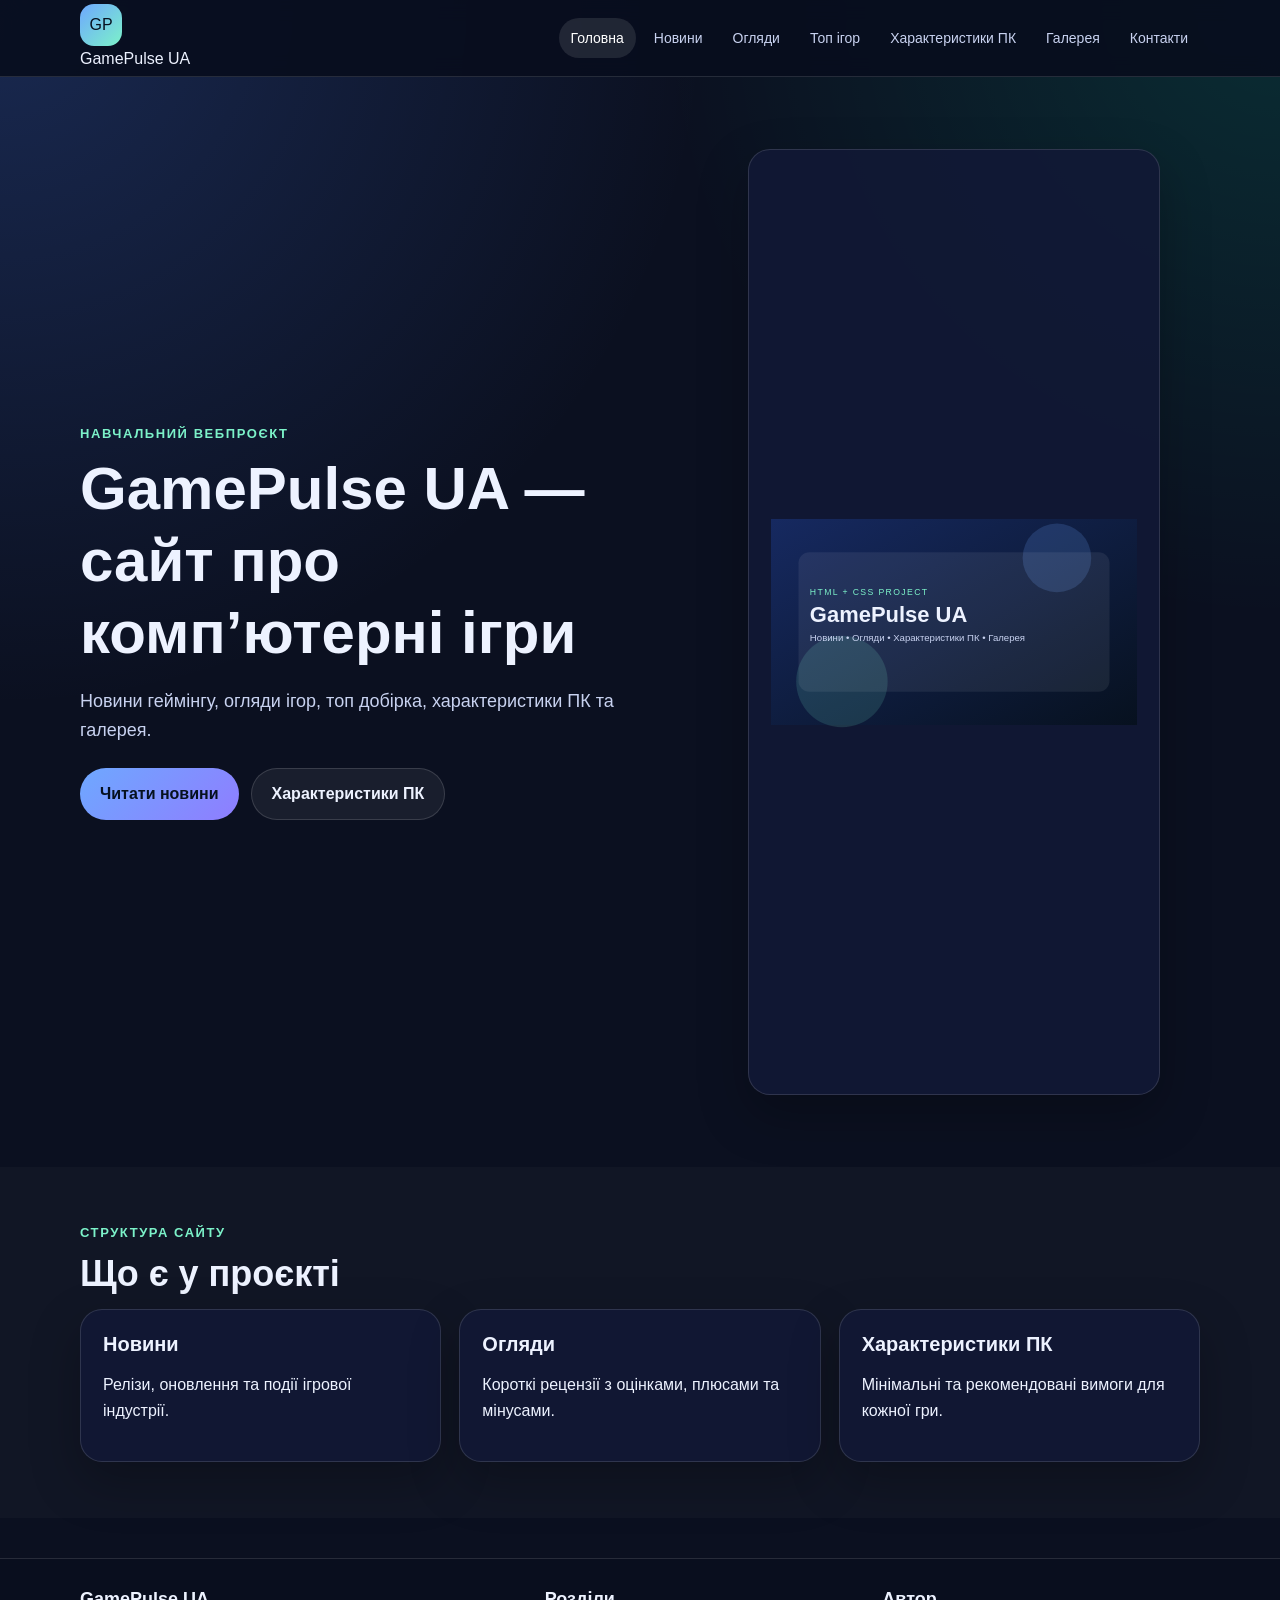
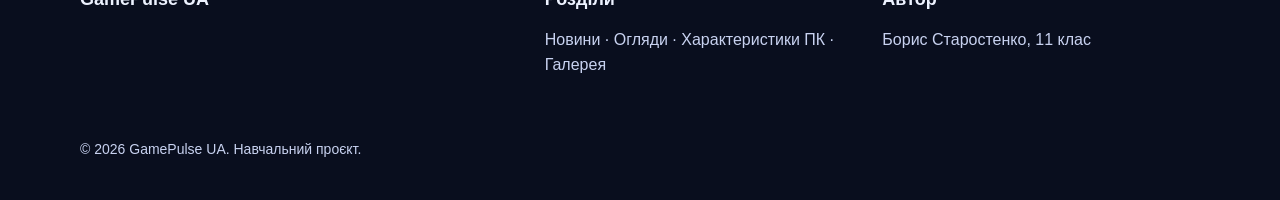
<file: index.html>
<!DOCTYPE html>
<html lang="uk">
<head>
    <meta charset="UTF-8">
    <meta name="viewport" content="width=device-width, initial-scale=1.0">

    <title>GamePulse UA — новини та огляди ігор</title>

    <meta name="description" content="GamePulse UA — сайт про комп'ютерні ігри, новини геймінгу та характеристики ПК.">

   <meta property="og:title" content="GamePulse UA — новини та огляди ігор">

    <meta property="og:description" content="Новини геймінгу, огляди ігор, топ ігор та характеристики ПК на сайті GamePulse UA.">

    <meta property="og:image" content="https://borisstarost.github.io/GamePulse-UA/assets/img/gallery-1.jpg">

    <link rel="stylesheet" href="assets/css/style.css">
</head>
    
<body>
  <header class="site-header">
  <div class="container header-inner">
    <a href="index.html" class="nav-link active">
      <span class="logo-mark">GP</span>
      <span class="logo-text">GamePulse UA</span>
    </a>

    <nav class="site-nav" aria-label="Основна навігація">
      <a href="index.html" class="active">Головна</a>
      <a href="news.html">Новини</a>
      <a href="reviews.html">Огляди</a>
      <a href="top-games.html">Топ ігор</a>
      <a href="specs.html">Характеристики ПК</a>
      <a href="gallery.html">Галерея</a>
      <a href="contacts.html">Контакти</a>
    </nav>
  </div>
</header>
  <main>
  <section class="hero">
    <div class="container hero-grid">
      <div>
        <p class="eyebrow">Навчальний вебпроєкт</p>
        <h1>GamePulse UA — сайт про комп’ютерні ігри</h1>
        <p class="lead"> Новини геймінгу, огляди ігор, топ добірка, характеристики ПК та галерея.</p>
        <div class="button-row">
          <a class="button button-primary" href="news.html">Читати новини</a>
          <a class="button button-secondary" href="specs.html">Характеристики ПК</a>
        </div>
      </div>
      <figure class="card hero-card">
        <img src="assets/img/hero-gaming.svg" alt="Банер GamePulse UA" width="1600" height="900">
        
      </figure>
    </div>
  </section>

  <section class="section soft">
    <div class="container">
      <p class="eyebrow">Структура сайту</p>
      <h2>Що є у проєкті</h2>
      <div class="grid-3">
        <article class="card info-card"><h3>Новини</h3><p>Релізи, оновлення та події ігрової індустрії.</p></article>
        <article class="card info-card"><h3>Огляди</h3><p>Короткі рецензії з оцінками, плюсами та мінусами.</p></article>
        <article class="card info-card"><h3>Характеристики ПК</h3><p>Мінімальні та рекомендовані вимоги для кожної гри.</p></article>
      </div>
    </div>
  </section>

</main>
  <footer class="site-footer">
  <div class="container footer-grid">
    <section>
      <h2>GamePulse UA</h2>
      <p></p>
    </section>
    <section>
      <h2>Розділи</h2>
      <p><a href="news.html">Новини</a> · <a href="reviews.html">Огляди</a> · <a href="specs.html">Характеристики ПК</a> · <a href="gallery.html">Галерея</a></p>
    </section>
    <section>
      <h2>Автор</h2>
      <p>Борис Старостенко, 11 клас</p>
    </section>
  </div>
  <div class="container footer-bottom">
    <p>© 2026 GamePulse UA. Навчальний проєкт.</p>
  </div>
</footer>
</body>
</html>
</file>
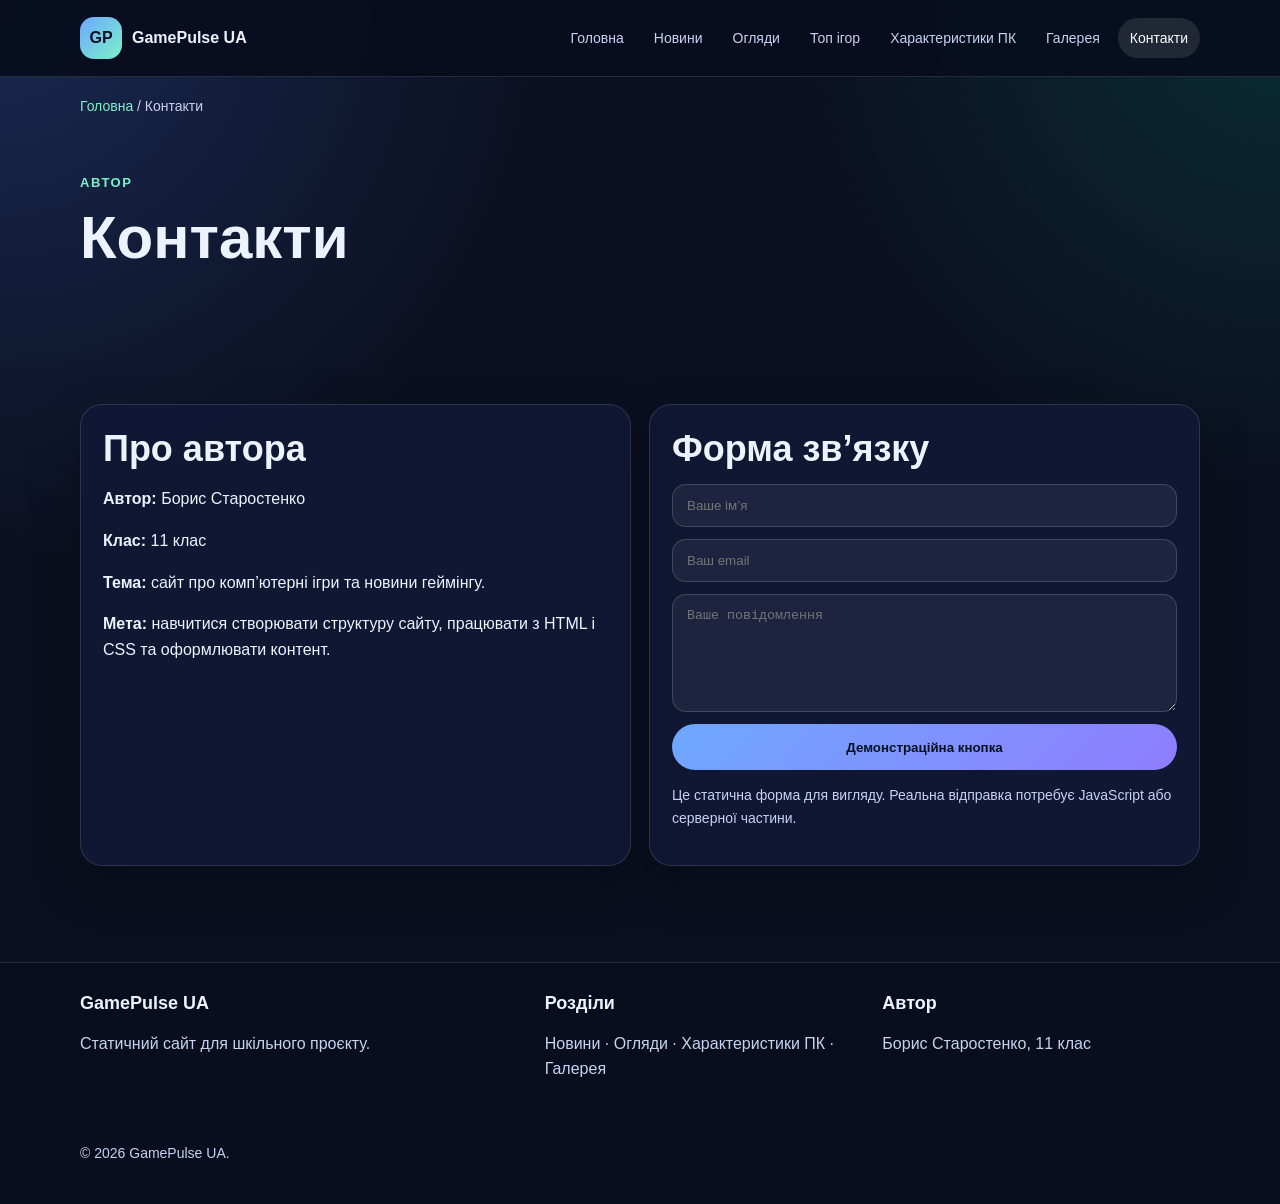
<file: contacts.html>
<!DOCTYPE html>
<html lang="uk">
<head>
  <meta charset="UTF-8">
  <meta name="viewport" content="width=device-width, initial-scale=1.0">
  <meta name="description" content="Контакти автора.">
  <title>GamePulse UA — Контакти</title>
  <link rel="stylesheet" href="assets/css/style.css">
</head>
<body>
  <header class="site-header">
  <div class="container header-inner">
    <a class="logo" href="index.html">
      <span class="logo-mark">GP</span>
      <span class="logo-text">GamePulse UA</span>
    </a>

    <nav class="site-nav" aria-label="Основна навігація">
      <a href="index.html">Головна</a>
      <a href="news.html">Новини</a>
      <a href="reviews.html">Огляди</a>
      <a href="top-games.html">Топ ігор</a>
      <a href="specs.html">Характеристики ПК</a>
      <a href="gallery.html">Галерея</a>
      <a href="contacts.html" class="active">Контакти</a>
    </nav>
  </div>
</header>
  <div class="container breadcrumbs"><a href="index.html">Головна</a> / Контакти</div>
<main>
  <section class="page-intro"><div class="container"><p class="eyebrow">Автор</p><h1>Контакти</h1><p class="lead"></p></div></section>
  <section class="section"><div class="container grid-2">
    <article class="card contact-card">
      <h2>Про автора</h2>
      <p><b>Автор:</b> Борис Старостенко</p>
      <p><b>Клас:</b> 11 клас</p>
      <p><b>Тема:</b> сайт про комп’ютерні ігри та новини геймінгу.</p>
      <p><b>Мета:</b> навчитися створювати структуру сайту, працювати з HTML і CSS та оформлювати контент.</p>
    </article>
    <article class="card contact-card">
      <h2>Форма зв’язку</h2>
      <form class="form-demo">
        <input type="text" placeholder="Ваше ім’я">
        <input type="email" placeholder="Ваш email">
        <textarea rows="6" placeholder="Ваше повідомлення"></textarea>
        <button class="button button-primary" type="button">Демонстраційна кнопка</button>
      </form>
      <p class="note">Це статична форма для вигляду. Реальна відправка потребує JavaScript або серверної частини.</p>
    </article>
  </div></section>
</main>
  <footer class="site-footer">
  <div class="container footer-grid">
    <section>
      <h2>GamePulse UA</h2>
      <p>Статичний сайт для шкільного проєкту.</p>
    </section>
    <section>
      <h2>Розділи</h2>
      <p><a href="news.html">Новини</a> · <a href="reviews.html">Огляди</a> · <a href="specs.html">Характеристики ПК</a> · <a href="gallery.html">Галерея</a></p>
    </section>
    <section>
      <h2>Автор</h2>
      <p>Борис Старостенко, 11 клас</p>
    </section>
  </div>
  <div class="container footer-bottom">
    <p>© 2026 GamePulse UA. </p>
  </div>
</footer>
</body>
</html>
</file>
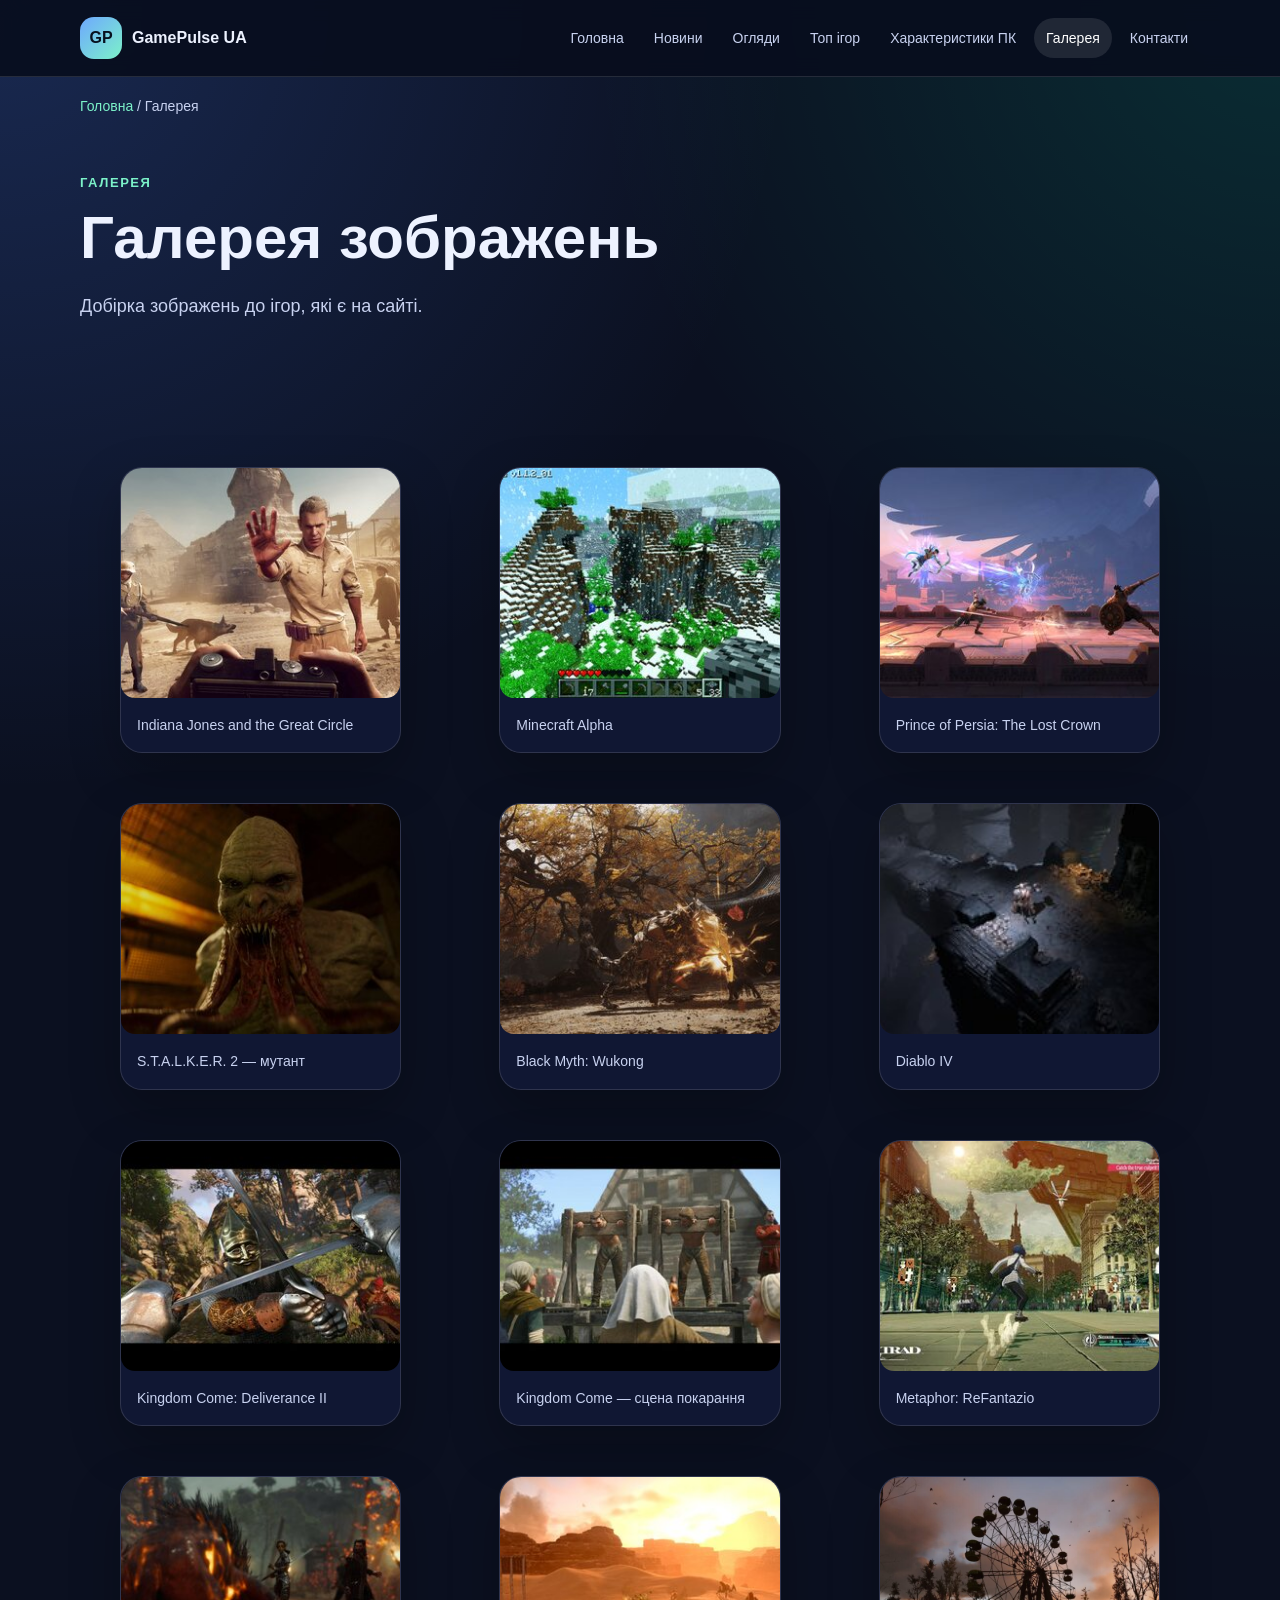
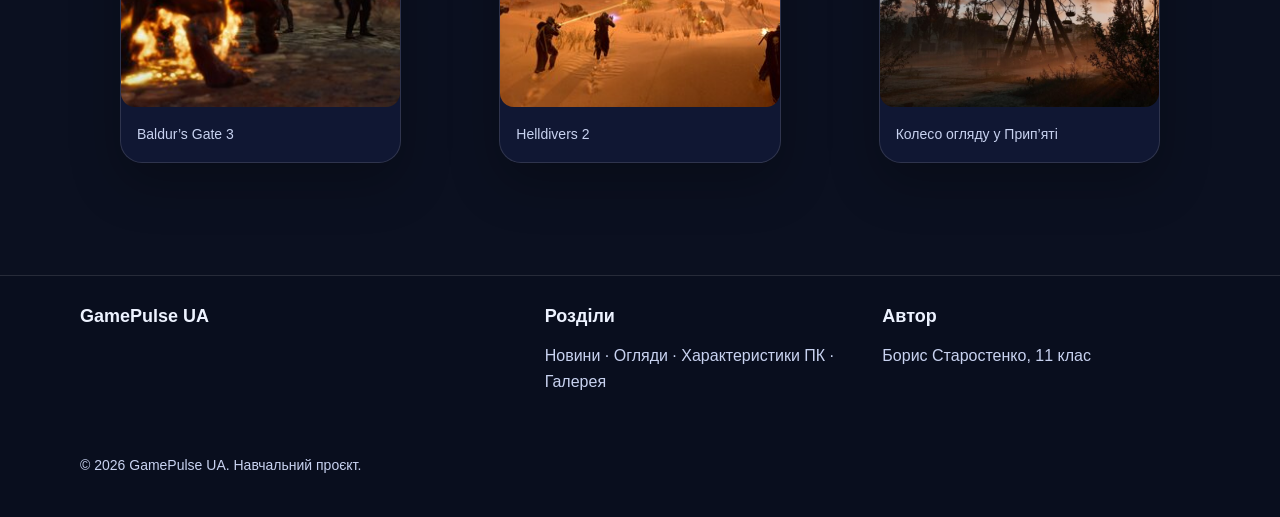
<file: gallery.html>
<!DOCTYPE html>
<html lang="uk">
<head>
  <meta charset="UTF-8">
  <meta name="viewport" content="width=device-width, initial-scale=1.0">
  <meta name="description" content="Галерея зображень для сайту про ігри.">
  <title>GamePulse UA — Галерея</title>
  <link rel="stylesheet" href="assets/css/style.css">
</head>
<body>
  <header class="site-header">
    <div class="container header-inner">
      <a class="logo" href="index.html">
        <span class="logo-mark">GP</span>
        <span class="logo-text">GamePulse UA</span>
      </a>

      <nav class="site-nav" aria-label="Основна навігація">
        <a href="index.html">Головна</a>
        <a href="news.html">Новини</a>
        <a href="reviews.html">Огляди</a>
        <a href="top-games.html">Топ ігор</a>
        <a href="specs.html">Характеристики ПК</a>
        <a href="gallery.html" class="active">Галерея</a>
        <a href="contacts.html">Контакти</a>
      </nav>
    </div>
  </header>

  <div class="container breadcrumbs">
    <a href="index.html">Головна</a> / Галерея
  </div>

  <main>
    <section class="page-intro">
      <div class="container">
        <p class="eyebrow">Галерея</p>
        <h1>Галерея зображень</h1>
        <p class="lead">Добірка зображень до ігор, які є на сайті.</p>
      </div>
    </section>

    <section class="section">
      <div class="container gallery-grid">

        <figure class="card gallery-card">
          <img src="assets/img/gallery-1.jpg" alt="Indiana Jones">
          <figcaption>Indiana Jones and the Great Circle</figcaption>
        </figure>

        <figure class="card gallery-card">
          <img src="assets/img/gallery-2.jpg" alt="Minecraft">
          <figcaption>Minecraft Alpha</figcaption>
        </figure>

        <figure class="card gallery-card">
          <img src="assets/img/gallery-3.jpg" alt="Prince of Persia">
          <figcaption>Prince of Persia: The Lost Crown</figcaption>
        </figure>

        <figure class="card gallery-card">
          <img src="assets/img/gallery-4.jpg" alt="S.T.A.L.K.E.R. 2">
          <figcaption>S.T.A.L.K.E.R. 2 — мутант</figcaption>
        </figure>

        <figure class="card gallery-card">
          <img src="assets/img/gallery-5.jpg" alt="Black Myth Wukong">
          <figcaption>Black Myth: Wukong</figcaption>
        </figure>

        <figure class="card gallery-card">
          <img src="assets/img/gallery-6.jpg" alt="Diablo IV">
          <figcaption>Diablo IV</figcaption>
        </figure>

        <figure class="card gallery-card">
          <img src="assets/img/gallery-7.jpg" alt="Kingdom Come Deliverance II">
          <figcaption>Kingdom Come: Deliverance II</figcaption>
        </figure>

        <figure class="card gallery-card">
          <img src="assets/img/gallery-8.jpg" alt="Kingdom Come punishment scene">
          <figcaption>Kingdom Come — сцена покарання</figcaption>
        </figure>

        <figure class="card gallery-card">
          <img src="assets/img/gallery-9.jpg" alt="Metaphor ReFantazio">
          <figcaption>Metaphor: ReFantazio</figcaption>
        </figure>

        <figure class="card gallery-card">
          <img src="assets/img/gallery-10.jpg" alt="Baldur's Gate 3">
          <figcaption>Baldur’s Gate 3</figcaption>
        </figure>

        <figure class="card gallery-card">
          <img src="assets/img/gallery-11.jpg" alt="Helldivers 2">
          <figcaption>Helldivers 2</figcaption>
        </figure>

        <figure class="card gallery-card">
          <img src="assets/img/gallery-12.jpg" alt="S.T.A.L.K.E.R. 2 ferris wheel">
          <figcaption>Колесо огляду у Прип’яті</figcaption>
        </figure>

      </div>
    </section>
  </main>

  <footer class="site-footer">
    <div class="container footer-grid">
      <section>
        <h2>GamePulse UA</h2>
        
      </section>
      <section>
        <h2>Розділи</h2>
        <p><a href="news.html">Новини</a> · <a href="reviews.html">Огляди</a> · <a href="specs.html">Характеристики ПК</a> · <a href="gallery.html">Галерея</a></p>
      </section>
      <section>
        <h2>Автор</h2>
        <p>Борис Старостенко, 11 клас</p>
      </section>
    </div>
    <div class="container footer-bottom">
      <p>© 2026 GamePulse UA. Навчальний проєкт.</p>
    </div>
  </footer>
</body>
</html>
</file>
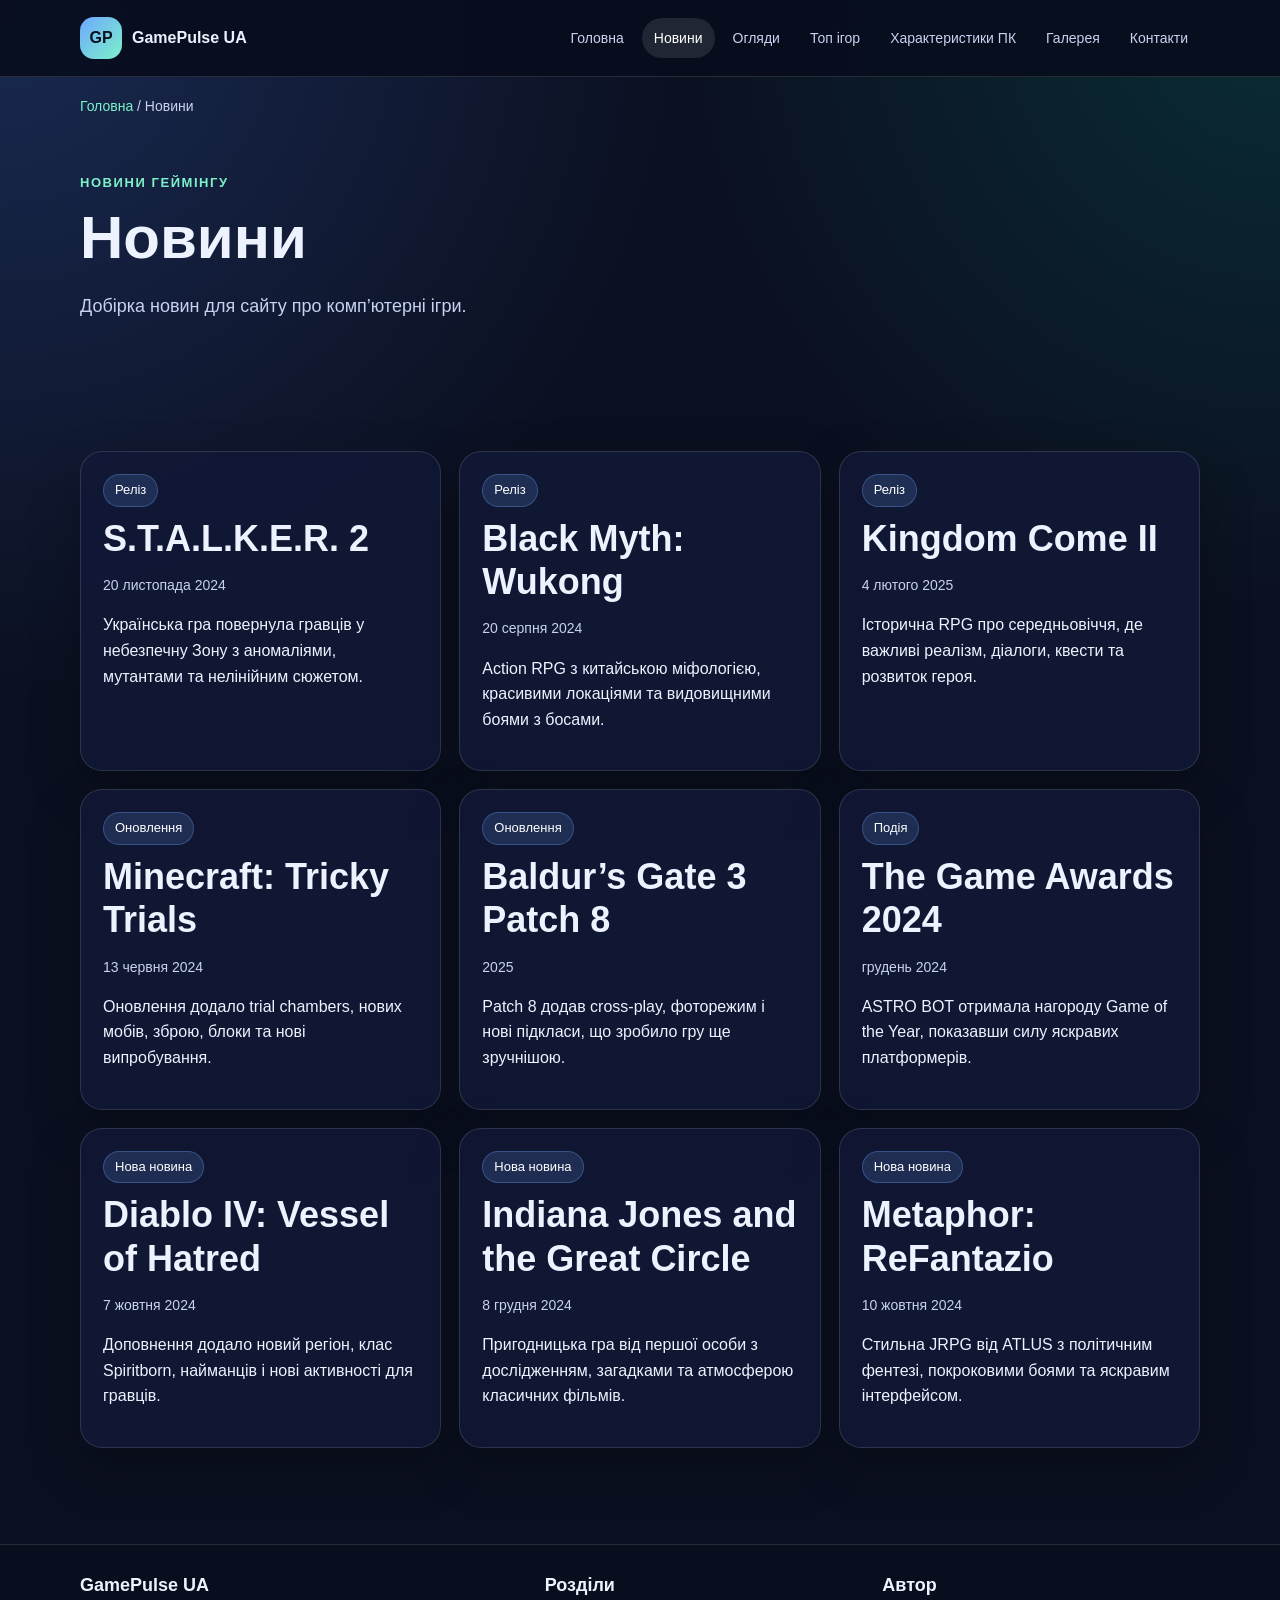
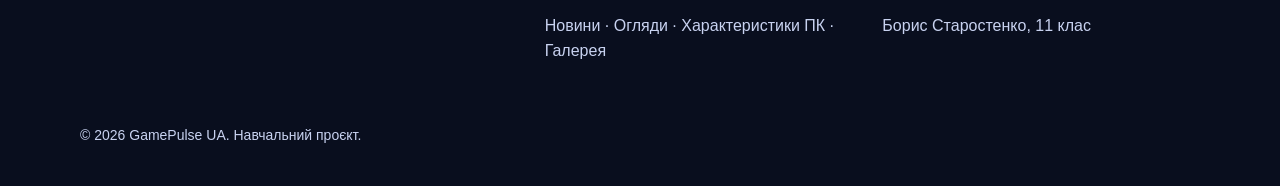
<file: news.html>
<!DOCTYPE html>
<html lang="uk">
<head>
  <meta charset="UTF-8">
  <meta name="viewport" content="width=device-width, initial-scale=1.0">
  <meta name="description" content="Новини геймінгу.">
  <title>GamePulse UA — Новини</title>
  <link rel="stylesheet" href="assets/css/style.css">
</head>
<body>
  <header class="site-header">
  <div class="container header-inner">
    <a class="logo" href="index.html">
      <span class="logo-mark">GP</span>
      <span class="logo-text">GamePulse UA</span>
    </a>

    <nav class="site-nav" aria-label="Основна навігація">
      <a href="index.html">Головна</a>
      <a href="news.html" class="active">Новини</a>
      <a href="reviews.html">Огляди</a>
      <a href="top-games.html">Топ ігор</a>
      <a href="specs.html">Характеристики ПК</a>
      <a href="gallery.html">Галерея</a>
      <a href="contacts.html">Контакти</a>
    </nav>
  </div>
</header>
  <div class="container breadcrumbs"><a href="index.html">Головна</a> / Новини</div>
<main>
  <section class="page-intro">
    <div class="container">
      <p class="eyebrow">Новини геймінгу</p>
      <h1>Новини</h1>
      <p class="lead">Добірка новин для сайту про комп’ютерні ігри. </p>
    </div>
  </section>

  <section class="section">
    <div class="container grid-3">
      <article class="card news-card"><span class="chip">Реліз</span><h2>S.T.A.L.K.E.R. 2</h2><p class="meta">20 листопада 2024</p><p>Українська гра повернула гравців у небезпечну Зону з аномаліями, мутантами та нелінійним сюжетом.</p></article>
      <article class="card news-card"><span class="chip">Реліз</span><h2>Black Myth: Wukong</h2><p class="meta">20 серпня 2024</p><p>Action RPG з китайською міфологією, красивими локаціями та видовищними боями з босами.</p></article>
      <article class="card news-card"><span class="chip">Реліз</span><h2>Kingdom Come II</h2><p class="meta">4 лютого 2025</p><p>Історична RPG про середньовіччя, де важливі реалізм, діалоги, квести та розвиток героя.</p></article>
      <article class="card news-card"><span class="chip">Оновлення</span><h2>Minecraft: Tricky Trials</h2><p class="meta">13 червня 2024</p><p>Оновлення додало trial chambers, нових мобів, зброю, блоки та нові випробування.</p></article>
      <article class="card news-card"><span class="chip">Оновлення</span><h2>Baldur’s Gate 3 Patch 8</h2><p class="meta">2025</p><p>Patch 8 додав cross-play, фоторежим і нові підкласи, що зробило гру ще зручнішою.</p></article>
      <article class="card news-card"><span class="chip">Подія</span><h2>The Game Awards 2024</h2><p class="meta">грудень 2024</p><p>ASTRO BOT отримала нагороду Game of the Year, показавши силу яскравих платформерів.</p></article>
      <article class="card news-card"><span class="chip">Нова новина</span><h2>Diablo IV: Vessel of Hatred</h2><p class="meta">7 жовтня 2024</p><p>Доповнення додало новий регіон, клас Spiritborn, найманців і нові активності для гравців.</p></article>
      <article class="card news-card"><span class="chip">Нова новина</span><h2>Indiana Jones and the Great Circle</h2><p class="meta">8 грудня 2024</p><p>Пригодницька гра від першої особи з дослідженням, загадками та атмосферою класичних фільмів.</p></article>
      <article class="card news-card"><span class="chip">Нова новина</span><h2>Metaphor: ReFantazio</h2><p class="meta">10 жовтня 2024</p><p>Стильна JRPG від ATLUS з політичним фентезі, покроковими боями та яскравим інтерфейсом.</p></article>
    </div>
  </section>
</main>
  <footer class="site-footer">
  <div class="container footer-grid">
    <section>
      <h2>GamePulse UA</h2>
      
    </section>
    <section>
      <h2>Розділи</h2>
      <p><a href="news.html">Новини</a> · <a href="reviews.html">Огляди</a> · <a href="specs.html">Характеристики ПК</a> · <a href="gallery.html">Галерея</a></p>
    </section>
    <section>
      <h2>Автор</h2>
      <p>Борис Старостенко, 11 клас</p>
    </section>
  </div>
  <div class="container footer-bottom">
    <p>© 2026 GamePulse UA. Навчальний проєкт.</p>
  </div>
</footer>
</body>
</html>
</file>
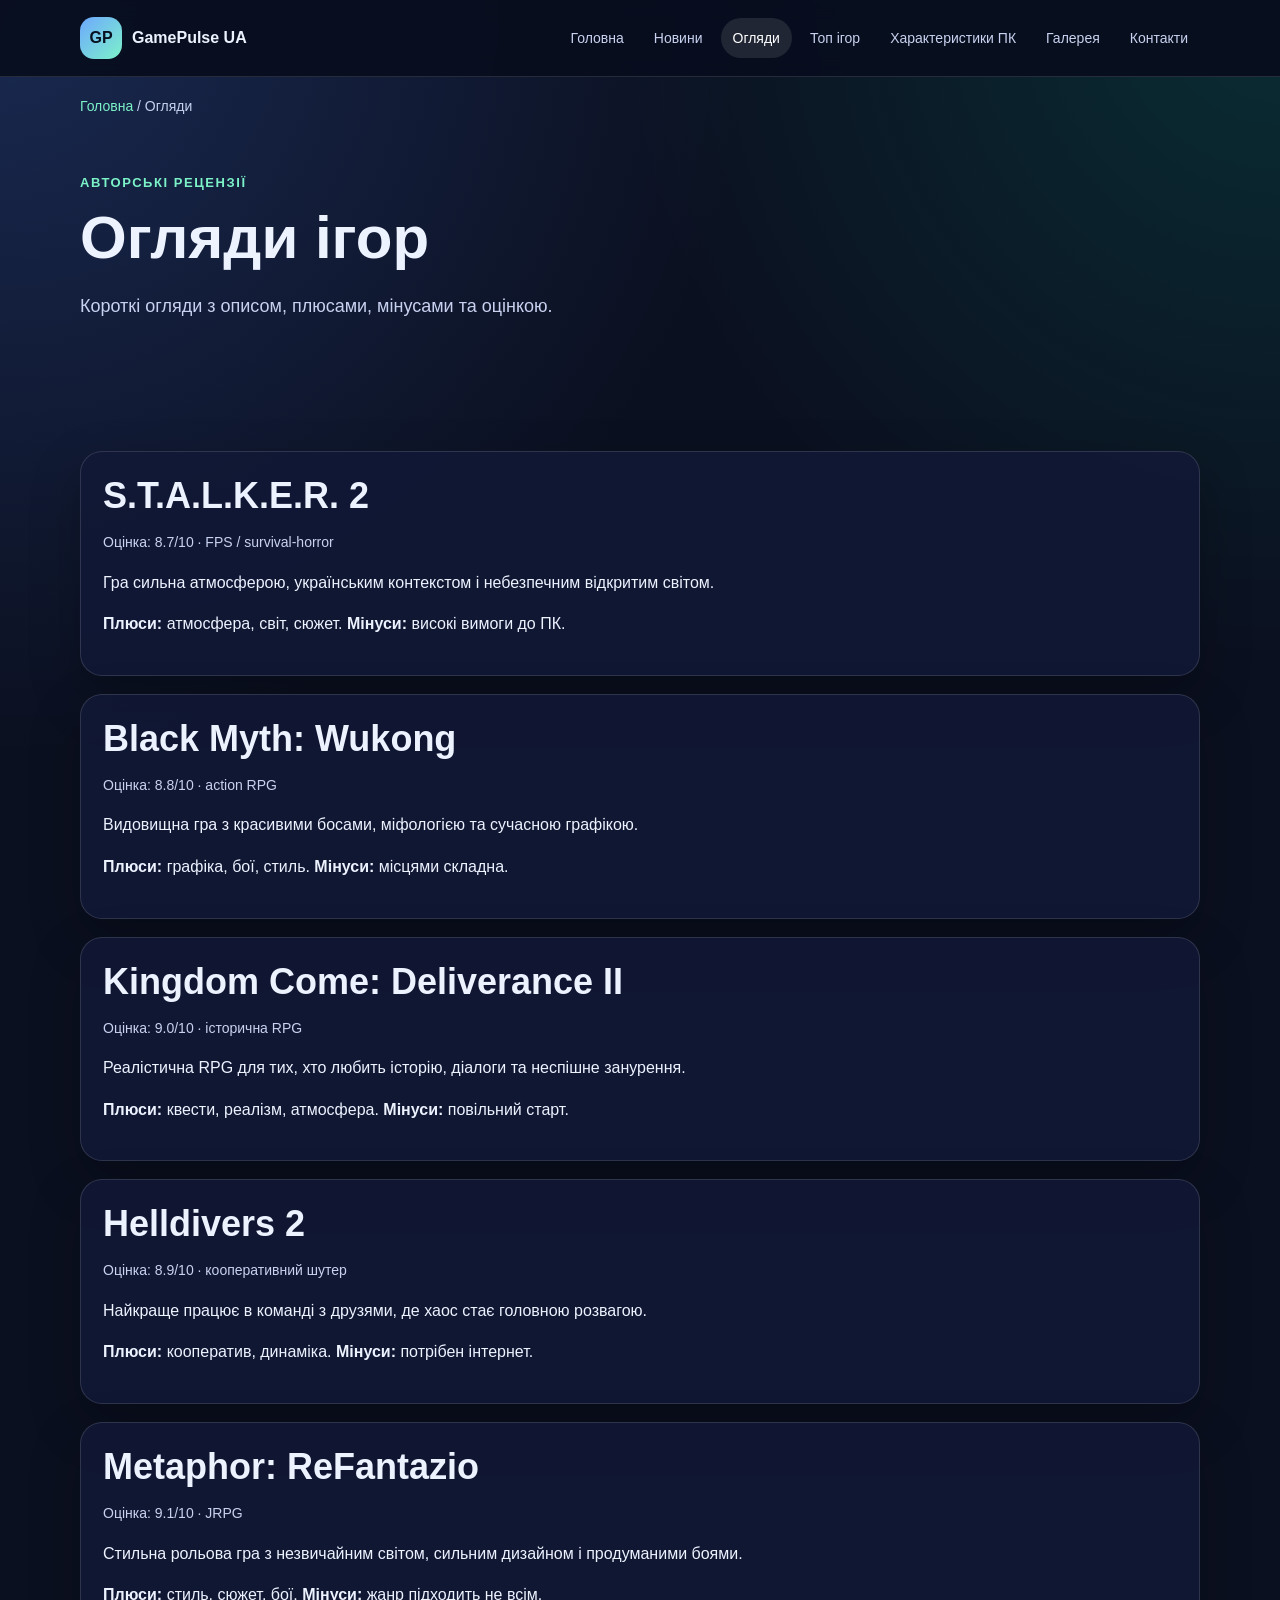
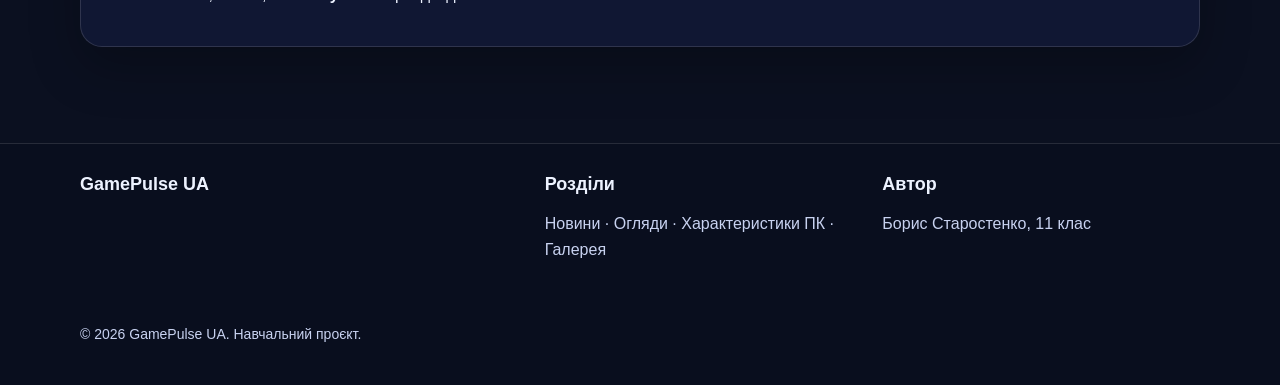
<file: reviews.html>
<!DOCTYPE html>
<html lang="uk">
<head>
  <meta charset="UTF-8">
  <meta name="viewport" content="width=device-width, initial-scale=1.0">
  <meta name="description" content="Огляди ігор.">
  <title>GamePulse UA — Огляди</title>
  <link rel="stylesheet" href="assets/css/style.css">
</head>
<body>
  <header class="site-header">
  <div class="container header-inner">
    <a class="logo" href="index.html">
      <span class="logo-mark">GP</span>
      <span class="logo-text">GamePulse UA</span>
    </a>

    <nav class="site-nav" aria-label="Основна навігація">
      <a href="index.html">Головна</a>
      <a href="news.html">Новини</a>
      <a href="reviews.html" class="active">Огляди</a>
      <a href="top-games.html">Топ ігор</a>
      <a href="specs.html">Характеристики ПК</a>
      <a href="gallery.html">Галерея</a>
      <a href="contacts.html">Контакти</a>
    </nav>
  </div>
</header>
  <div class="container breadcrumbs"><a href="index.html">Головна</a> / Огляди</div>
<main>
  <section class="page-intro"><div class="container"><p class="eyebrow">Авторські рецензії</p><h1>Огляди ігор</h1><p class="lead">Короткі огляди з описом, плюсами, мінусами та оцінкою.</p></div></section>
  <section class="section"><div class="container stack">
    <article class="card review-card"><h2>S.T.A.L.K.E.R. 2</h2><p class="meta">Оцінка: 8.7/10 · FPS / survival-horror</p><p>Гра сильна атмосферою, українським контекстом і небезпечним відкритим світом.</p><p><b>Плюси:</b> атмосфера, світ, сюжет. <b>Мінуси:</b> високі вимоги до ПК.</p></article>
    <article class="card review-card"><h2>Black Myth: Wukong</h2><p class="meta">Оцінка: 8.8/10 · action RPG</p><p>Видовищна гра з красивими босами, міфологією та сучасною графікою.</p><p><b>Плюси:</b> графіка, бої, стиль. <b>Мінуси:</b> місцями складна.</p></article>
    <article class="card review-card"><h2>Kingdom Come: Deliverance II</h2><p class="meta">Оцінка: 9.0/10 · історична RPG</p><p>Реалістична RPG для тих, хто любить історію, діалоги та неспішне занурення.</p><p><b>Плюси:</b> квести, реалізм, атмосфера. <b>Мінуси:</b> повільний старт.</p></article>
    <article class="card review-card"><h2>Helldivers 2</h2><p class="meta">Оцінка: 8.9/10 · кооперативний шутер</p><p>Найкраще працює в команді з друзями, де хаос стає головною розвагою.</p><p><b>Плюси:</b> кооператив, динаміка. <b>Мінуси:</b> потрібен інтернет.</p></article>
    <article class="card review-card"><h2>Metaphor: ReFantazio</h2><p class="meta">Оцінка: 9.1/10 · JRPG</p><p>Стильна рольова гра з незвичайним світом, сильним дизайном і продуманими боями.</p><p><b>Плюси:</b> стиль, сюжет, бої. <b>Мінуси:</b> жанр підходить не всім.</p></article>
  </div></section>
</main>
  <footer class="site-footer">
  <div class="container footer-grid">
    <section>
      <h2>GamePulse UA</h2>
     
    </section>
    <section>
      <h2>Розділи</h2>
      <p><a href="news.html">Новини</a> · <a href="reviews.html">Огляди</a> · <a href="specs.html">Характеристики ПК</a> · <a href="gallery.html">Галерея</a></p>
    </section>
    <section>
      <h2>Автор</h2>
      <p>Борис Старостенко, 11 клас</p>
    </section>
  </div>
  <div class="container footer-bottom">
    <p>© 2026 GamePulse UA. Навчальний проєкт.</p>
  </div>
</footer>
</body>
</html>
</file>
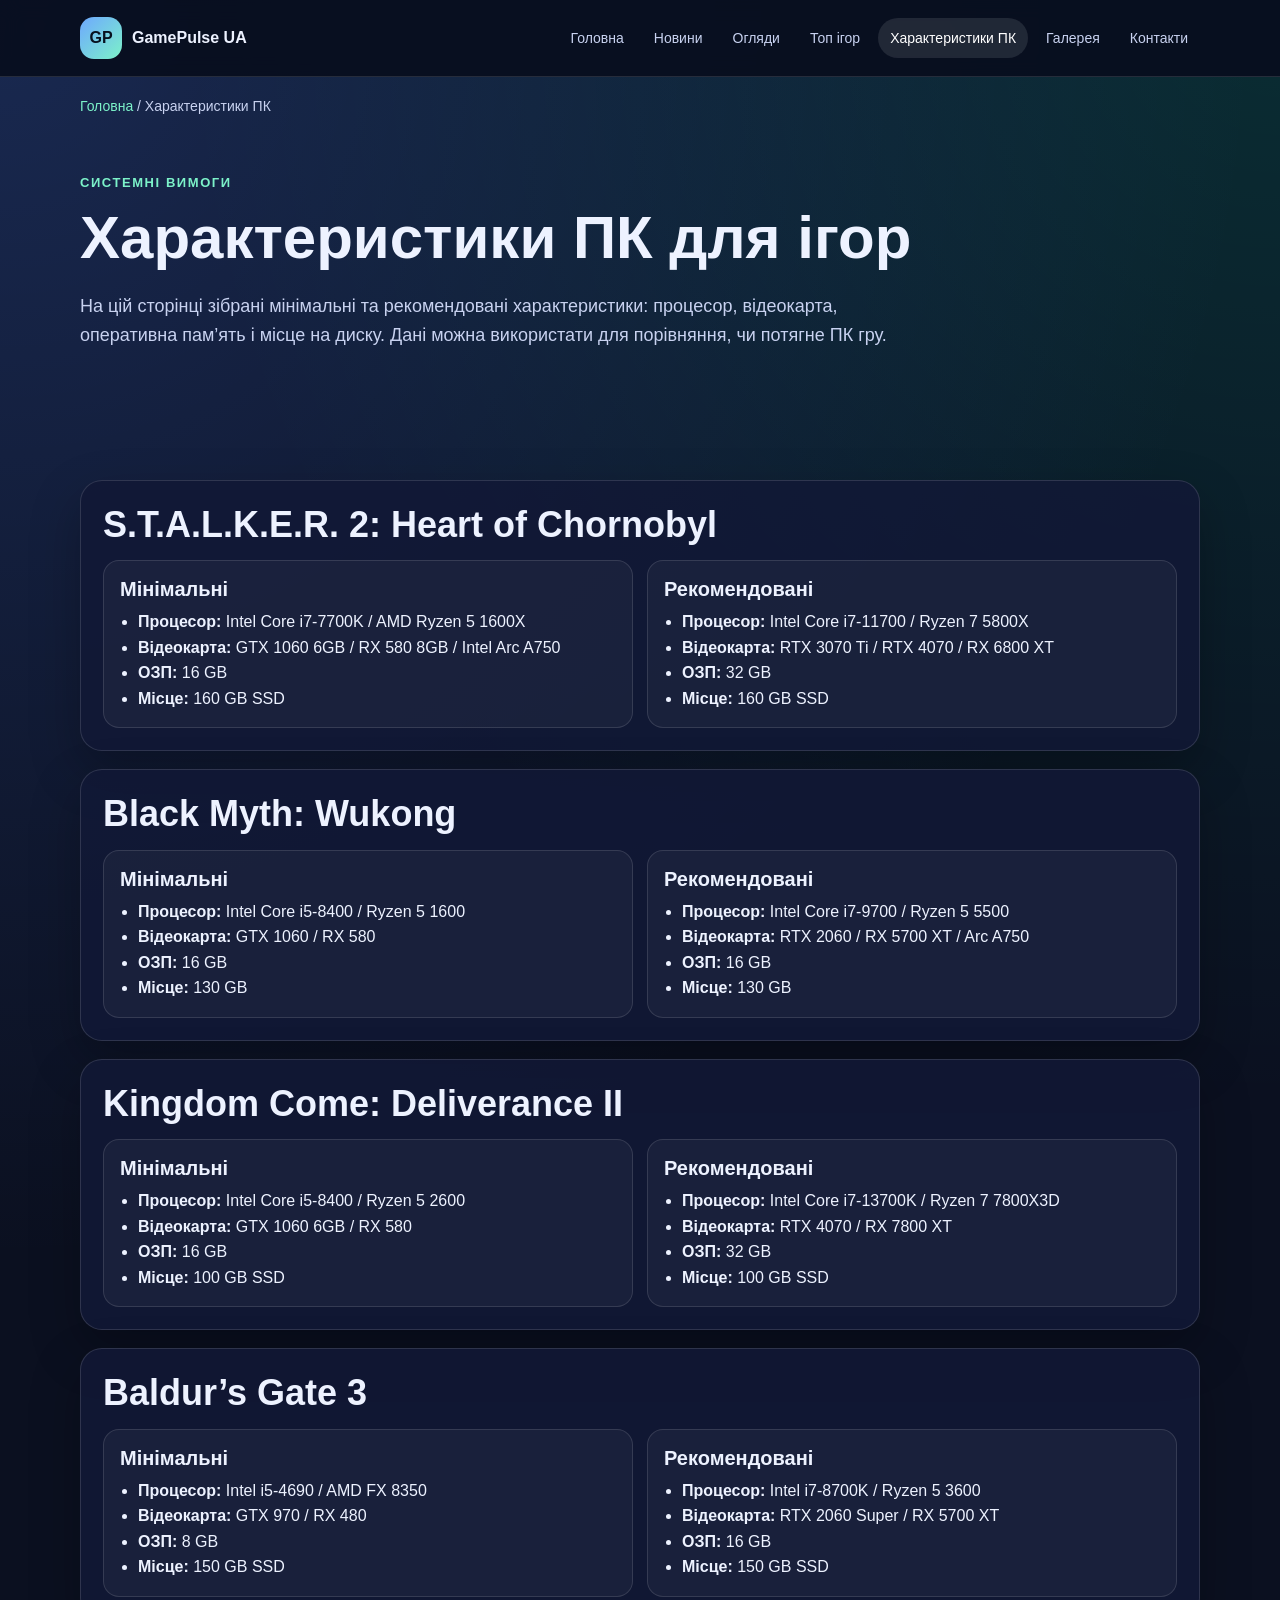
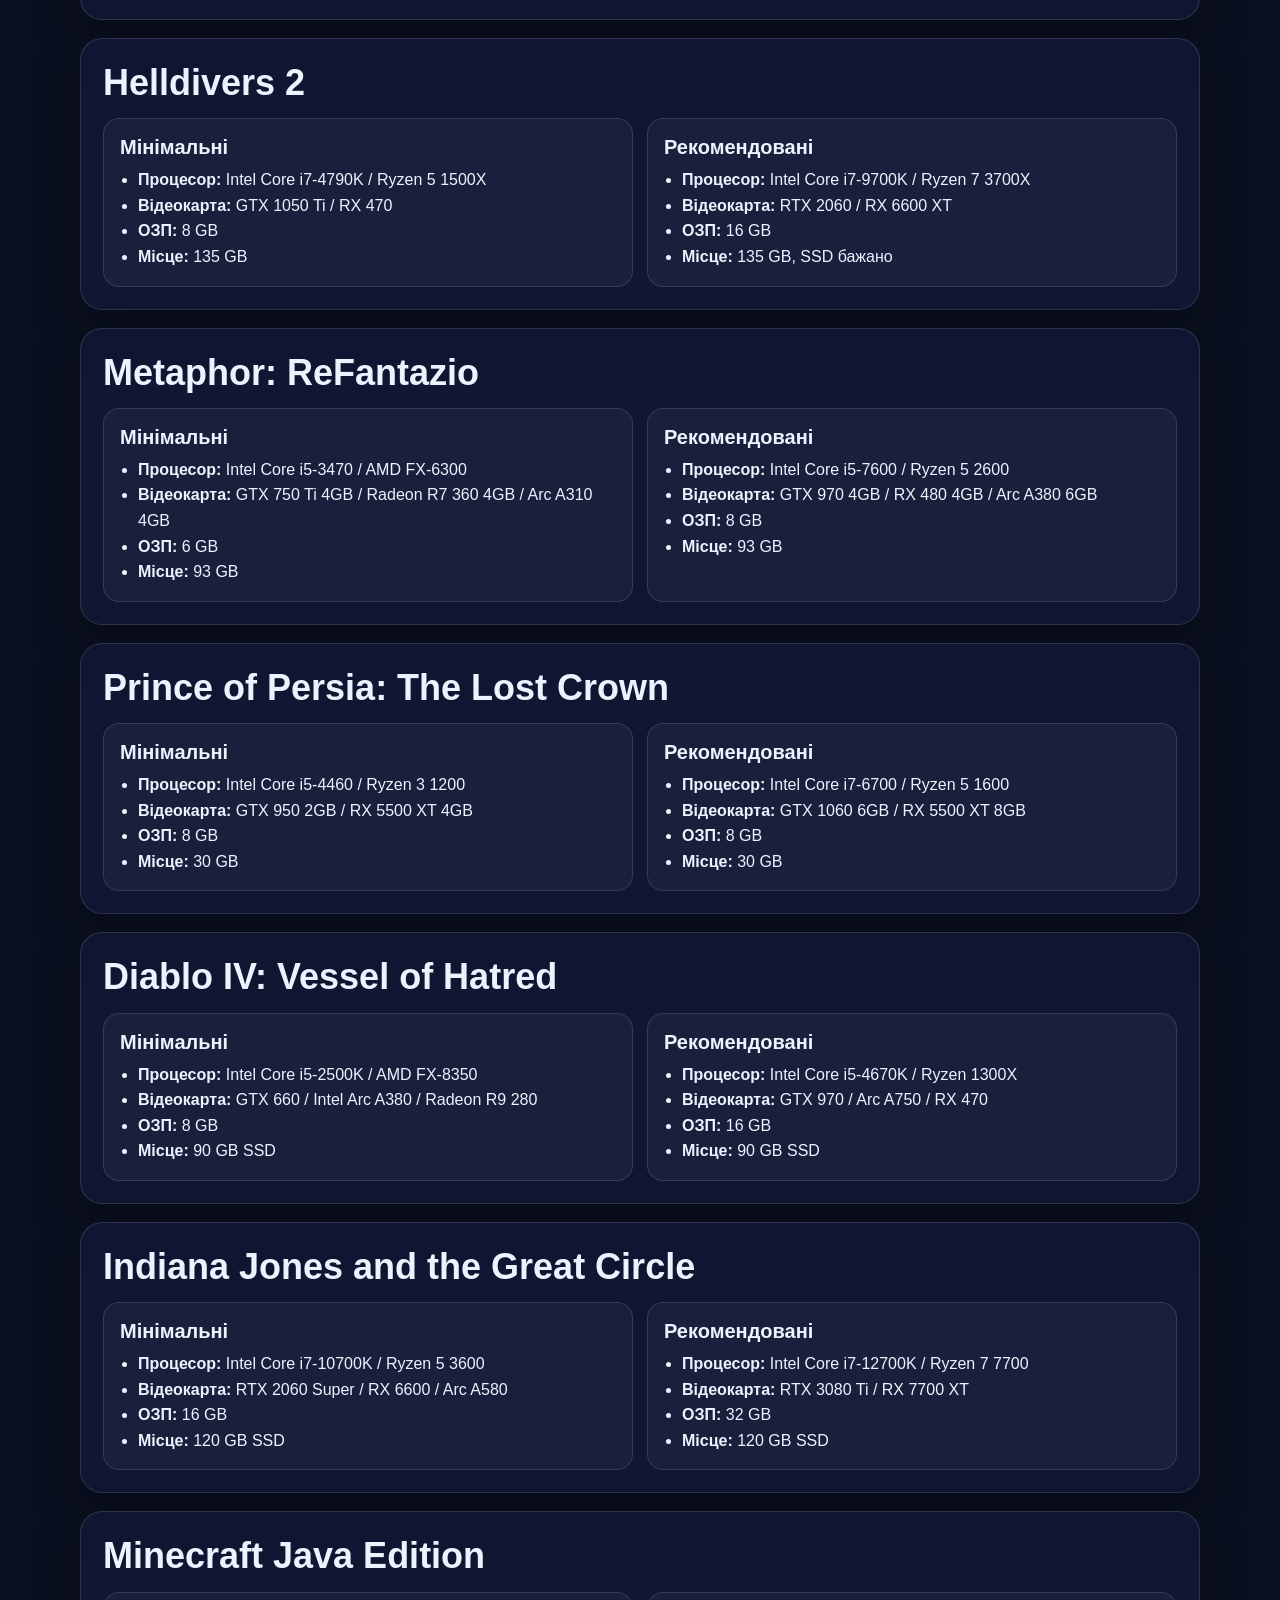
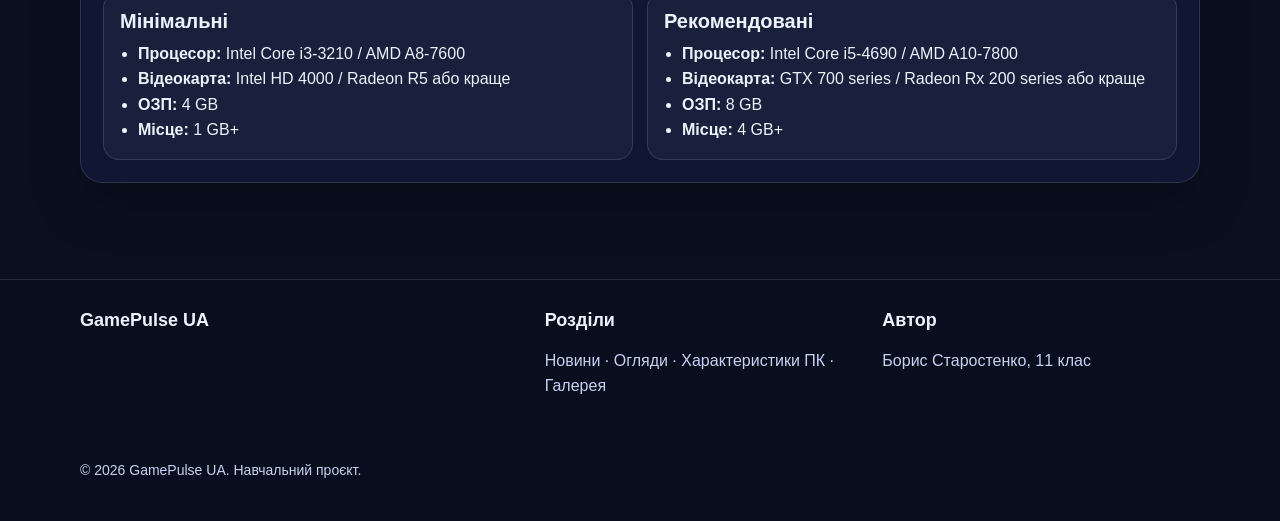
<file: specs.html>
<!DOCTYPE html>
<html lang="uk">
<head>
  <meta charset="UTF-8">
  <meta name="viewport" content="width=device-width, initial-scale=1.0">
  <meta name="description" content="Системні вимоги для ігор.">
  <title>GamePulse UA — Характеристики ПК</title>
  <link rel="stylesheet" href="assets/css/style.css">
</head>
<body>
  <header class="site-header">
  <div class="container header-inner">
    <a class="logo" href="index.html">
      <span class="logo-mark">GP</span>
      <span class="logo-text">GamePulse UA</span>
    </a>

    <nav class="site-nav" aria-label="Основна навігація">
      <a href="index.html">Головна</a>
      <a href="news.html">Новини</a>
      <a href="reviews.html">Огляди</a>
      <a href="top-games.html">Топ ігор</a>
      <a href="specs.html" class="active">Характеристики ПК</a>
      <a href="gallery.html">Галерея</a>
      <a href="contacts.html">Контакти</a>
    </nav>
  </div>
</header>
  <div class="container breadcrumbs"><a href="index.html">Головна</a> / Характеристики ПК</div>
<main>
  <section class="page-intro">
    <div class="container">
      <p class="eyebrow">Системні вимоги</p>
      <h1>Характеристики ПК для ігор</h1>
      <p class="lead">На цій сторінці зібрані мінімальні та рекомендовані характеристики: процесор, відеокарта, оперативна пам’ять і місце на диску. Дані можна використати для порівняння, чи потягне ПК гру.</p>
    </div>
  </section>
  <section class="section"><div class="container stack">
    <article class="card spec-card">
  <h2>S.T.A.L.K.E.R. 2: Heart of Chornobyl</h2>
  <div class="requirements">
    <div class="req-box">
      <h3>Мінімальні</h3>
      <ul>
        <li><b>Процесор:</b> Intel Core i7-7700K / AMD Ryzen 5 1600X</li>
        <li><b>Відеокарта:</b> GTX 1060 6GB / RX 580 8GB / Intel Arc A750</li>
        <li><b>ОЗП:</b> 16 GB</li>
        <li><b>Місце:</b> 160 GB SSD</li>
      </ul>
    </div>
    <div class="req-box">
      <h3>Рекомендовані</h3>
      <ul>
        <li><b>Процесор:</b> Intel Core i7-11700 / Ryzen 7 5800X</li>
        <li><b>Відеокарта:</b> RTX 3070 Ti / RTX 4070 / RX 6800 XT</li>
        <li><b>ОЗП:</b> 32 GB</li>
        <li><b>Місце:</b> 160 GB SSD</li>
      </ul>
    </div>
  </div>
</article><article class="card spec-card">
  <h2>Black Myth: Wukong</h2>
  <div class="requirements">
    <div class="req-box">
      <h3>Мінімальні</h3>
      <ul>
        <li><b>Процесор:</b> Intel Core i5-8400 / Ryzen 5 1600</li>
        <li><b>Відеокарта:</b> GTX 1060 / RX 580</li>
        <li><b>ОЗП:</b> 16 GB</li>
        <li><b>Місце:</b> 130 GB</li>
      </ul>
    </div>
    <div class="req-box">
      <h3>Рекомендовані</h3>
      <ul>
        <li><b>Процесор:</b> Intel Core i7-9700 / Ryzen 5 5500</li>
        <li><b>Відеокарта:</b> RTX 2060 / RX 5700 XT / Arc A750</li>
        <li><b>ОЗП:</b> 16 GB</li>
        <li><b>Місце:</b> 130 GB</li>
      </ul>
    </div>
  </div>
</article><article class="card spec-card">
  <h2>Kingdom Come: Deliverance II</h2>
  <div class="requirements">
    <div class="req-box">
      <h3>Мінімальні</h3>
      <ul>
        <li><b>Процесор:</b> Intel Core i5-8400 / Ryzen 5 2600</li>
        <li><b>Відеокарта:</b> GTX 1060 6GB / RX 580</li>
        <li><b>ОЗП:</b> 16 GB</li>
        <li><b>Місце:</b> 100 GB SSD</li>
      </ul>
    </div>
    <div class="req-box">
      <h3>Рекомендовані</h3>
      <ul>
        <li><b>Процесор:</b> Intel Core i7-13700K / Ryzen 7 7800X3D</li>
        <li><b>Відеокарта:</b> RTX 4070 / RX 7800 XT</li>
        <li><b>ОЗП:</b> 32 GB</li>
        <li><b>Місце:</b> 100 GB SSD</li>
      </ul>
    </div>
  </div>
</article><article class="card spec-card">
  <h2>Baldur’s Gate 3</h2>
  <div class="requirements">
    <div class="req-box">
      <h3>Мінімальні</h3>
      <ul>
        <li><b>Процесор:</b> Intel i5-4690 / AMD FX 8350</li>
        <li><b>Відеокарта:</b> GTX 970 / RX 480</li>
        <li><b>ОЗП:</b> 8 GB</li>
        <li><b>Місце:</b> 150 GB SSD</li>
      </ul>
    </div>
    <div class="req-box">
      <h3>Рекомендовані</h3>
      <ul>
        <li><b>Процесор:</b> Intel i7-8700K / Ryzen 5 3600</li>
        <li><b>Відеокарта:</b> RTX 2060 Super / RX 5700 XT</li>
        <li><b>ОЗП:</b> 16 GB</li>
        <li><b>Місце:</b> 150 GB SSD</li>
      </ul>
    </div>
  </div>
</article><article class="card spec-card">
  <h2>Helldivers 2</h2>
  <div class="requirements">
    <div class="req-box">
      <h3>Мінімальні</h3>
      <ul>
        <li><b>Процесор:</b> Intel Core i7-4790K / Ryzen 5 1500X</li>
        <li><b>Відеокарта:</b> GTX 1050 Ti / RX 470</li>
        <li><b>ОЗП:</b> 8 GB</li>
        <li><b>Місце:</b> 135 GB</li>
      </ul>
    </div>
    <div class="req-box">
      <h3>Рекомендовані</h3>
      <ul>
        <li><b>Процесор:</b> Intel Core i7-9700K / Ryzen 7 3700X</li>
        <li><b>Відеокарта:</b> RTX 2060 / RX 6600 XT</li>
        <li><b>ОЗП:</b> 16 GB</li>
        <li><b>Місце:</b> 135 GB, SSD бажано</li>
      </ul>
    </div>
  </div>
</article><article class="card spec-card">
  <h2>Metaphor: ReFantazio</h2>
  <div class="requirements">
    <div class="req-box">
      <h3>Мінімальні</h3>
      <ul>
        <li><b>Процесор:</b> Intel Core i5-3470 / AMD FX-6300</li>
        <li><b>Відеокарта:</b> GTX 750 Ti 4GB / Radeon R7 360 4GB / Arc A310 4GB</li>
        <li><b>ОЗП:</b> 6 GB</li>
        <li><b>Місце:</b> 93 GB</li>
      </ul>
    </div>
    <div class="req-box">
      <h3>Рекомендовані</h3>
      <ul>
        <li><b>Процесор:</b> Intel Core i5-7600 / Ryzen 5 2600</li>
        <li><b>Відеокарта:</b> GTX 970 4GB / RX 480 4GB / Arc A380 6GB</li>
        <li><b>ОЗП:</b> 8 GB</li>
        <li><b>Місце:</b> 93 GB</li>
      </ul>
    </div>
  </div>
</article><article class="card spec-card">
  <h2>Prince of Persia: The Lost Crown</h2>
  <div class="requirements">
    <div class="req-box">
      <h3>Мінімальні</h3>
      <ul>
        <li><b>Процесор:</b> Intel Core i5-4460 / Ryzen 3 1200</li>
        <li><b>Відеокарта:</b> GTX 950 2GB / RX 5500 XT 4GB</li>
        <li><b>ОЗП:</b> 8 GB</li>
        <li><b>Місце:</b> 30 GB</li>
      </ul>
    </div>
    <div class="req-box">
      <h3>Рекомендовані</h3>
      <ul>
        <li><b>Процесор:</b> Intel Core i7-6700 / Ryzen 5 1600</li>
        <li><b>Відеокарта:</b> GTX 1060 6GB / RX 5500 XT 8GB</li>
        <li><b>ОЗП:</b> 8 GB</li>
        <li><b>Місце:</b> 30 GB</li>
      </ul>
    </div>
  </div>
</article><article class="card spec-card">
  <h2>Diablo IV: Vessel of Hatred</h2>
  <div class="requirements">
    <div class="req-box">
      <h3>Мінімальні</h3>
      <ul>
        <li><b>Процесор:</b> Intel Core i5-2500K / AMD FX-8350</li>
        <li><b>Відеокарта:</b> GTX 660 / Intel Arc A380 / Radeon R9 280</li>
        <li><b>ОЗП:</b> 8 GB</li>
        <li><b>Місце:</b> 90 GB SSD</li>
      </ul>
    </div>
    <div class="req-box">
      <h3>Рекомендовані</h3>
      <ul>
        <li><b>Процесор:</b> Intel Core i5-4670K / Ryzen 1300X</li>
        <li><b>Відеокарта:</b> GTX 970 / Arc A750 / RX 470</li>
        <li><b>ОЗП:</b> 16 GB</li>
        <li><b>Місце:</b> 90 GB SSD</li>
      </ul>
    </div>
  </div>
</article><article class="card spec-card">
  <h2>Indiana Jones and the Great Circle</h2>
  <div class="requirements">
    <div class="req-box">
      <h3>Мінімальні</h3>
      <ul>
        <li><b>Процесор:</b> Intel Core i7-10700K / Ryzen 5 3600</li>
        <li><b>Відеокарта:</b> RTX 2060 Super / RX 6600 / Arc A580</li>
        <li><b>ОЗП:</b> 16 GB</li>
        <li><b>Місце:</b> 120 GB SSD</li>
      </ul>
    </div>
    <div class="req-box">
      <h3>Рекомендовані</h3>
      <ul>
        <li><b>Процесор:</b> Intel Core i7-12700K / Ryzen 7 7700</li>
        <li><b>Відеокарта:</b> RTX 3080 Ti / RX 7700 XT</li>
        <li><b>ОЗП:</b> 32 GB</li>
        <li><b>Місце:</b> 120 GB SSD</li>
      </ul>
    </div>
  </div>
</article><article class="card spec-card">
  <h2>Minecraft Java Edition</h2>
  <div class="requirements">
    <div class="req-box">
      <h3>Мінімальні</h3>
      <ul>
        <li><b>Процесор:</b> Intel Core i3-3210 / AMD A8-7600</li>
        <li><b>Відеокарта:</b> Intel HD 4000 / Radeon R5 або краще</li>
        <li><b>ОЗП:</b> 4 GB</li>
        <li><b>Місце:</b> 1 GB+</li>
      </ul>
    </div>
    <div class="req-box">
      <h3>Рекомендовані</h3>
      <ul>
        <li><b>Процесор:</b> Intel Core i5-4690 / AMD A10-7800</li>
        <li><b>Відеокарта:</b> GTX 700 series / Radeon Rx 200 series або краще</li>
        <li><b>ОЗП:</b> 8 GB</li>
        <li><b>Місце:</b> 4 GB+</li>
      </ul>
    </div>
  </div>
</article>
  </div></section>
</main>
  <footer class="site-footer">
  <div class="container footer-grid">
    <section>
      <h2>GamePulse UA</h2>
      
    </section>
    <section>
      <h2>Розділи</h2>
      <p><a href="news.html">Новини</a> · <a href="reviews.html">Огляди</a> · <a href="specs.html">Характеристики ПК</a> · <a href="gallery.html">Галерея</a></p>
    </section>
    <section>
      <h2>Автор</h2>
      <p>Борис Старостенко, 11 клас</p>
    </section>
  </div>
  <div class="container footer-bottom">
    <p>© 2026 GamePulse UA. Навчальний проєкт.</p>
  </div>
</footer>
</body>
</html>
</file>
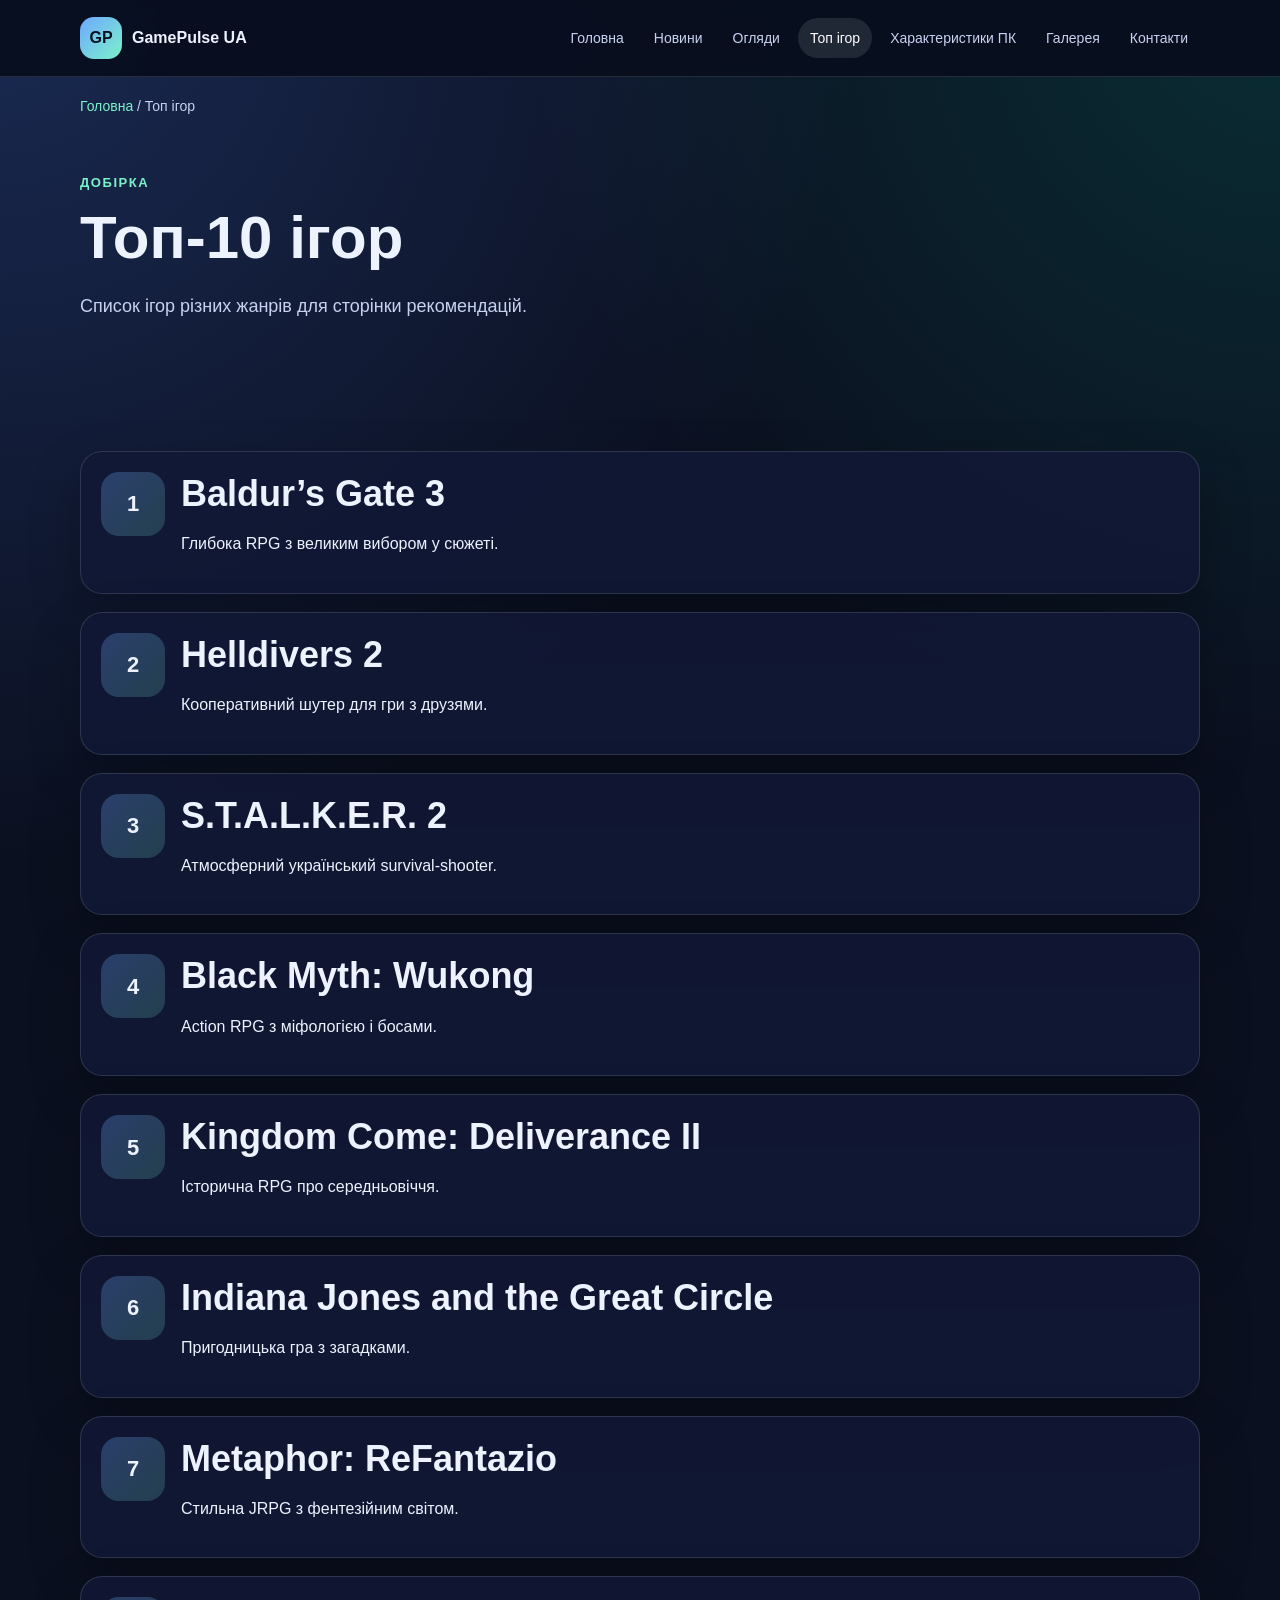
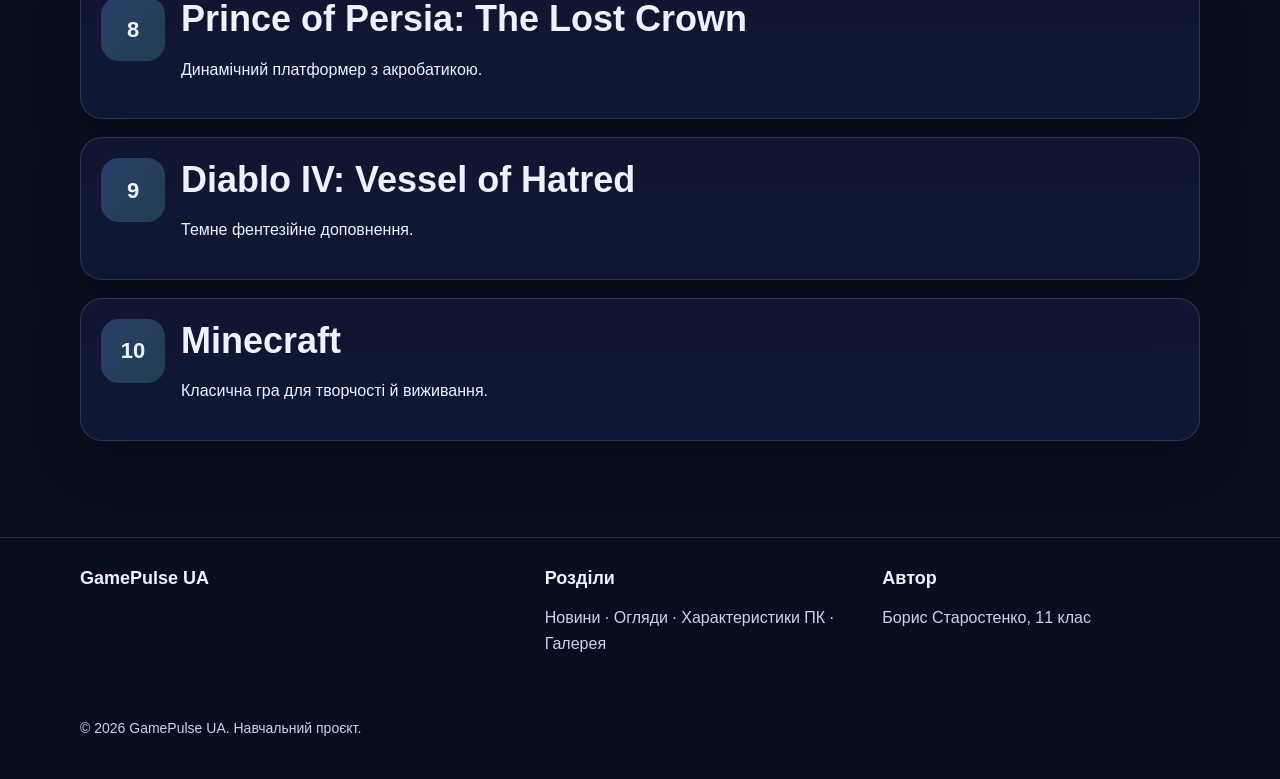
<file: top-games.html>
<!DOCTYPE html>
<html lang="uk">
<head>
  <meta charset="UTF-8">
  <meta name="viewport" content="width=device-width, initial-scale=1.0">
  <meta name="description" content="Топ-10 ігор.">
  <title>GamePulse UA — Топ ігор</title>
  <link rel="stylesheet" href="assets/css/style.css">
</head>
<body>
  <header class="site-header">
  <div class="container header-inner">
    <a class="logo" href="index.html">
      <span class="logo-mark">GP</span>
      <span class="logo-text">GamePulse UA</span>
    </a>

    <nav class="site-nav" aria-label="Основна навігація">
      <a href="index.html">Головна</a>
      <a href="news.html">Новини</a>
      <a href="reviews.html">Огляди</a>
      <a href="top-games.html" class="active">Топ ігор</a>
      <a href="specs.html">Характеристики ПК</a>
      <a href="gallery.html">Галерея</a>
      <a href="contacts.html">Контакти</a>
    </nav>
  </div>
</header>
  <div class="container breadcrumbs"><a href="index.html">Головна</a> / Топ ігор</div>
<main>
  <section class="page-intro"><div class="container"><p class="eyebrow">Добірка</p><h1>Топ-10 ігор</h1><p class="lead">Список ігор різних жанрів для сторінки рекомендацій.</p></div></section>
  <section class="section"><div class="container stack">
    <article class="card ranking-card"><div class="rank">1</div><div><h2>Baldur’s Gate 3</h2><p>Глибока RPG з великим вибором у сюжеті.</p></div></article>
    <article class="card ranking-card"><div class="rank">2</div><div><h2>Helldivers 2</h2><p>Кооперативний шутер для гри з друзями.</p></div></article>
    <article class="card ranking-card"><div class="rank">3</div><div><h2>S.T.A.L.K.E.R. 2</h2><p>Атмосферний український survival-shooter.</p></div></article>
    <article class="card ranking-card"><div class="rank">4</div><div><h2>Black Myth: Wukong</h2><p>Action RPG з міфологією і босами.</p></div></article>
    <article class="card ranking-card"><div class="rank">5</div><div><h2>Kingdom Come: Deliverance II</h2><p>Історична RPG про середньовіччя.</p></div></article>
    <article class="card ranking-card"><div class="rank">6</div><div><h2>Indiana Jones and the Great Circle</h2><p>Пригодницька гра з загадками.</p></div></article>
    <article class="card ranking-card"><div class="rank">7</div><div><h2>Metaphor: ReFantazio</h2><p>Стильна JRPG з фентезійним світом.</p></div></article>
    <article class="card ranking-card"><div class="rank">8</div><div><h2>Prince of Persia: The Lost Crown</h2><p>Динамічний платформер з акробатикою.</p></div></article>
    <article class="card ranking-card"><div class="rank">9</div><div><h2>Diablo IV: Vessel of Hatred</h2><p>Темне фентезійне доповнення.</p></div></article>
    <article class="card ranking-card"><div class="rank">10</div><div><h2>Minecraft</h2><p>Класична гра для творчості й виживання.</p></div></article>
  </div></section>
</main>
  <footer class="site-footer">
  <div class="container footer-grid">
    <section>
      <h2>GamePulse UA</h2>
     
    </section>
    <section>
      <h2>Розділи</h2>
      <p><a href="news.html">Новини</a> · <a href="reviews.html">Огляди</a> · <a href="specs.html">Характеристики ПК</a> · <a href="gallery.html">Галерея</a></p>
    </section>
    <section>
      <h2>Автор</h2>
      <p>Борис Старостенко, 11 клас</p>
    </section>
  </div>
  <div class="container footer-bottom">
    <p>© 2026 GamePulse UA. Навчальний проєкт.</p>
  </div>
</footer>
</body>
</html>
</file>
<file: assets/css/style.css>
*{
  box-sizing:border-box;
}

html{
  scroll-behavior:smooth;
}

body{
  margin:0;
  font-family:Arial, "Segoe UI", sans-serif;
  background:
    radial-gradient(circle at top left, rgba(75,130,255,.22), transparent 32%),
    radial-gradient(circle at top right, rgba(0,255,190,.12), transparent 28%),
    #0b1020;
  color:#edf2ff;
  line-height:1.6;
}

img{
  max-width:100%;
  display:block;
}

a{
  color:inherit;
  text-decoration:none;
}

.container{
  width:min(1120px, calc(100% - 32px));
  margin:0 auto;
}

.site-header{
  position:sticky;
  top:0;
  z-index:10;
  background:rgba(8,14,30,.92);
  border-bottom:1px solid rgba(255,255,255,.12);
  backdrop-filter:blur(10px);
}

.header-inner{
  min-height:76px;
  display:flex;
  align-items:center;
  justify-content:space-between;
  gap:18px;
}

.logo{
  display:flex;
  align-items:center;
  gap:10px;
  font-weight:800;
  white-space:nowrap;
}

.logo-mark{
  width:42px;
  height:42px;
  display:grid;
  place-items:center;
  border-radius:14px;
  background:linear-gradient(135deg,#6ea8ff,#7cf2c9);
  color:#07111f;
}

.site-nav{
  display:flex;
  align-items:center;
  justify-content:flex-end;
  flex-wrap:wrap;
  gap:6px;
}

.site-nav a{
  color:#c8d2f0;
  padding:9px 12px;
  border-radius:999px;
  font-size:14px;
}

.site-nav a:hover,
.site-nav a.active{
  color:#fff;
  background:rgba(255,255,255,.10);
}

.hero,
.page-intro,
.section{
  padding:56px 0;
}

.hero-grid{
  display:grid;
  grid-template-columns:1.1fr .9fr;
  gap:26px;
  align-items:center;
}

.eyebrow{
  color:#7cf2c9;
  font-weight:800;
  text-transform:uppercase;
  letter-spacing:.12em;
  font-size:13px;
  margin:0 0 8px;
}

h1,h2,h3{
  line-height:1.2;
  margin-top:0;
}

h1{
  font-size:clamp(32px,5vw,60px);
  margin-bottom:16px;
}

h2{
  font-size:clamp(24px,3vw,36px);
  margin-bottom:14px;
}

h3{
  font-size:20px;
  margin-bottom:8px;
}

.lead{
  color:#c8d2f0;
  font-size:18px;
  max-width:850px;
}

.card{
  background:rgba(18,25,54,.88);
  border:1px solid rgba(255,255,255,.13);
  border-radius:22px;
  box-shadow:0 20px 50px rgba(0,0,0,.25);
}

.hero-card,
.news-card,
.review-card,
.spec-card,
.info-card,
.contact-card{
  padding:22px;
}

.hero-card img,
.gallery-card img{
  border-radius:18px;
}

.hero-card figcaption,
.gallery-card figcaption{
  color:#c8d2f0;
  margin-top:10px;
  font-size:14px;
}

.button-row{
  display:flex;
  flex-wrap:wrap;
  gap:12px;
  margin-top:24px;
}

.button{
  display:inline-flex;
  align-items:center;
  justify-content:center;
  min-height:46px;
  padding:12px 20px;
  border-radius:999px;
  font-weight:800;
  border:1px solid rgba(255,255,255,.14);
}

.button-primary{
  background:linear-gradient(135deg,#6ea8ff,#8f7dff);
  color:#06111f;
  border:0;
}

.button-secondary{
  background:rgba(255,255,255,.06);
}

.grid-3{
  display:grid;
  grid-template-columns:repeat(3,1fr);
  gap:18px;
}

.grid-2{
  display:grid;
  grid-template-columns:repeat(2,1fr);
  gap:18px;
}

.stack{
  display:grid;
  gap:18px;
}

.soft{
  background:rgba(255,255,255,.025);
}

.chip{
  display:inline-block;
  background:rgba(110,168,255,.16);
  border:1px solid rgba(110,168,255,.30);
  color:#fff;
  padding:5px 11px;
  border-radius:999px;
  font-size:13px;
  margin-bottom:10px;
}

.meta{
  color:#c8d2f0;
  font-size:14px;
}

.text-link{
  color:#7cf2c9;
  font-weight:800;
}

.breadcrumbs{
  padding:18px 0 0;
  color:#c8d2f0;
  font-size:14px;
}

.breadcrumbs a{
  color:#7cf2c9;
}

.spec-table{
  width:100%;
  border-collapse:collapse;
  overflow:hidden;
  border-radius:16px;
  margin-top:12px;
}

.spec-table th,
.spec-table td{
  border:1px solid rgba(255,255,255,.13);
  padding:12px;
  vertical-align:top;
}

.spec-table th{
  background:rgba(110,168,255,.18);
  text-align:left;
}

.requirements{
  display:grid;
  grid-template-columns:repeat(2,1fr);
  gap:14px;
  margin-top:14px;
}

.req-box{
  padding:16px;
  border-radius:16px;
  background:rgba(255,255,255,.04);
  border:1px solid rgba(255,255,255,.12);
}

.req-box ul{
  margin:0;
  padding-left:18px;
}

.ranking-card{
  display:grid;
  grid-template-columns:64px 1fr;
  gap:16px;
  align-items:start;
  padding:20px;
}

.rank{
  width:64px;
  height:64px;
  display:grid;
  place-items:center;
  border-radius:18px;
  background:linear-gradient(135deg,rgba(110,168,255,.28),rgba(124,242,201,.18));
  font-weight:900;
  font-size:22px;
}

.gallery-grid{
  display:grid;
  grid-template-columns:repeat(3,1fr);
  gap:18px;
}

.gallery-card{
  overflow:hidden;
}

.gallery-card div{
  aspect-ratio:16/9;
  background:linear-gradient(135deg,#182b5a,#0f1730);
  display:grid;
  place-items:center;
  color:#7cf2c9;
  font-size:42px;
  font-weight:900;
}

.gallery-card figcaption{
  padding:16px;
  margin:0;
}

.form-demo{
  display:grid;
  gap:12px;
  max-width:620px;
}

.form-demo input,
.form-demo textarea{
  width:100%;
  border:1px solid rgba(255,255,255,.16);
  border-radius:14px;
  background:rgba(255,255,255,.06);
  color:#fff;
  padding:13px 14px;
}

.form-demo button{
  border:0;
  cursor:not-allowed;
}

.note{
  color:#c8d2f0;
  font-size:14px;
}

.site-footer{
  margin-top:40px;
  border-top:1px solid rgba(255,255,255,.12);
  background:rgba(8,14,30,.75);
}

.footer-grid{
  display:grid;
  grid-template-columns:1.4fr 1fr 1fr;
  gap:20px;
  padding:30px 0;
}

.footer-grid h2{
  font-size:18px;
}

.footer-grid p{
  color:#c8d2f0;
}

.footer-bottom{
  color:#c8d2f0;
  padding:0 0 26px;
  font-size:14px;
}

@media(max-width:900px){
  .header-inner{
    flex-direction:column;
    align-items:flex-start;
    padding:14px 0;
  }

  .site-nav{
    justify-content:flex-start;
  }

  .hero-grid,
  .grid-3,
  .grid-2,
  .requirements,
  .gallery-grid,
  .footer-grid{
    grid-template-columns:1fr;
  }
}

@media(max-width:560px){
  .ranking-card{
    grid-template-columns:1fr;
  }

  .site-nav a{
    font-size:13px;
    padding:8px 10px;
  }
}
.gallery-card img{
  width:100%;
  height:230px;
  object-fit:cover;
  border-radius:14px;
}

.gallery-card{
  overflow:hidden;
}
</file>
